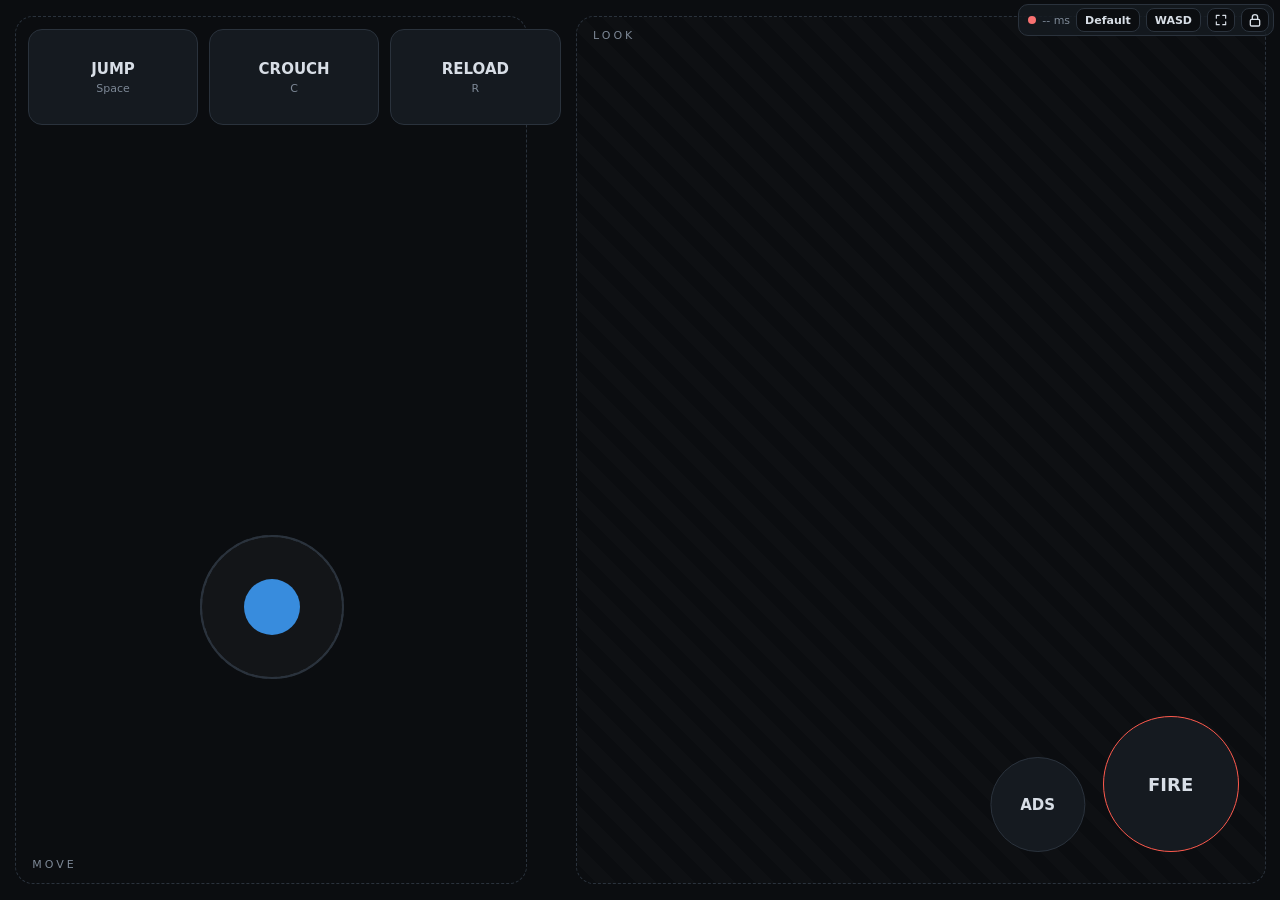
<file: web/index.html>
<!doctype html>
<html lang="en">
<head>
  <meta charset="utf-8">
  <meta name="viewport" content="width=device-width, initial-scale=1, maximum-scale=1, user-scalable=no, viewport-fit=cover">
  <meta name="apple-mobile-web-app-capable" content="yes">
  <meta name="mobile-web-app-capable" content="yes">
  <meta name="apple-mobile-web-app-status-bar-style" content="black-translucent">
  <meta name="apple-mobile-web-app-title" content="Pad">
  <meta name="theme-color" content="#0b0d10">
  <link rel="manifest" href="manifest.webmanifest">
  <link rel="icon" href="icon-192.png">
  <link rel="apple-touch-icon" href="icon-180.png">
  <link rel="stylesheet" href="style.css">
  <title>iPad Controller</title>
</head>
<body>
  <div id="hud-layer">
  <header id="topbar">
    <span id="status" class="status off" title="offline"></span>
    <span id="ping">-- ms</span>
    <span id="rate" hidden>0 ev/s</span>
    <span id="player" class="badge" hidden></span>
    <span id="kbm" class="badge kbm" hidden title="Keyboard and mouse only: controller features are off on the PC">KB/M ONLY</span>
    <button id="profile-name" class="chip" type="button" title="Hold to switch profile">Profile</button>
    <button id="mode-btn" class="chip" type="button" title="Joystick output">WASD</button>
    <button id="fs-btn" class="chip icon" type="button" title="Fullscreen" aria-label="Toggle fullscreen">
      <svg viewBox="0 0 24 24" width="14" height="14" fill="none" stroke="currentColor" stroke-width="2" stroke-linecap="round" stroke-linejoin="round" aria-hidden="true">
        <path d="M4 9V4h5M20 9V4h-5M4 15v5h5M20 15v5h-5"></path>
      </svg>
    </button>
    <button id="lock-btn" class="chip icon" type="button" title="Hold to edit layout" aria-label="Hold to edit layout">
      <svg viewBox="0 0 24 24" width="16" height="16" fill="none" stroke="currentColor" stroke-width="2" stroke-linecap="round" stroke-linejoin="round" aria-hidden="true">
        <rect x="5" y="11" width="14" height="10" rx="2"></rect>
        <path d="M8 11V8a4 4 0 0 1 8 0v3"></path>
      </svg>
    </button>
  </header>
  </div>

  <header id="editbar">
    <span class="edit-title">EDIT</span>
    <button id="done-btn" class="chip primary" type="button">DONE</button>
    <button id="profile-btn" class="chip profile" type="button" title="Profiles">Profile ▾</button>
    <button id="undo-btn" class="chip" type="button">UNDO</button>
    <button id="snap-btn" class="chip" type="button">GRID ON</button>
    <button id="add-btn" class="chip" type="button">+ ADD CONTROL</button>
    <button id="reset-btn" class="chip" type="button">RESET LAYOUT</button>
  </header>
  <div id="add-menu" hidden></div>
  <div id="profile-menu" class="popover" hidden></div>
  <div id="switcher" class="popover" hidden></div>
  <input id="import-file" type="file" accept=".json,application/json" hidden>
  <aside id="panel" hidden></aside>
  <div id="toast" role="status"></div>

  <main id="stage"></main>

  <div id="rotate">Rotate iPad to landscape</div>
  <script type="module" src="js/main.js"></script>
</body>
</html>
</file>
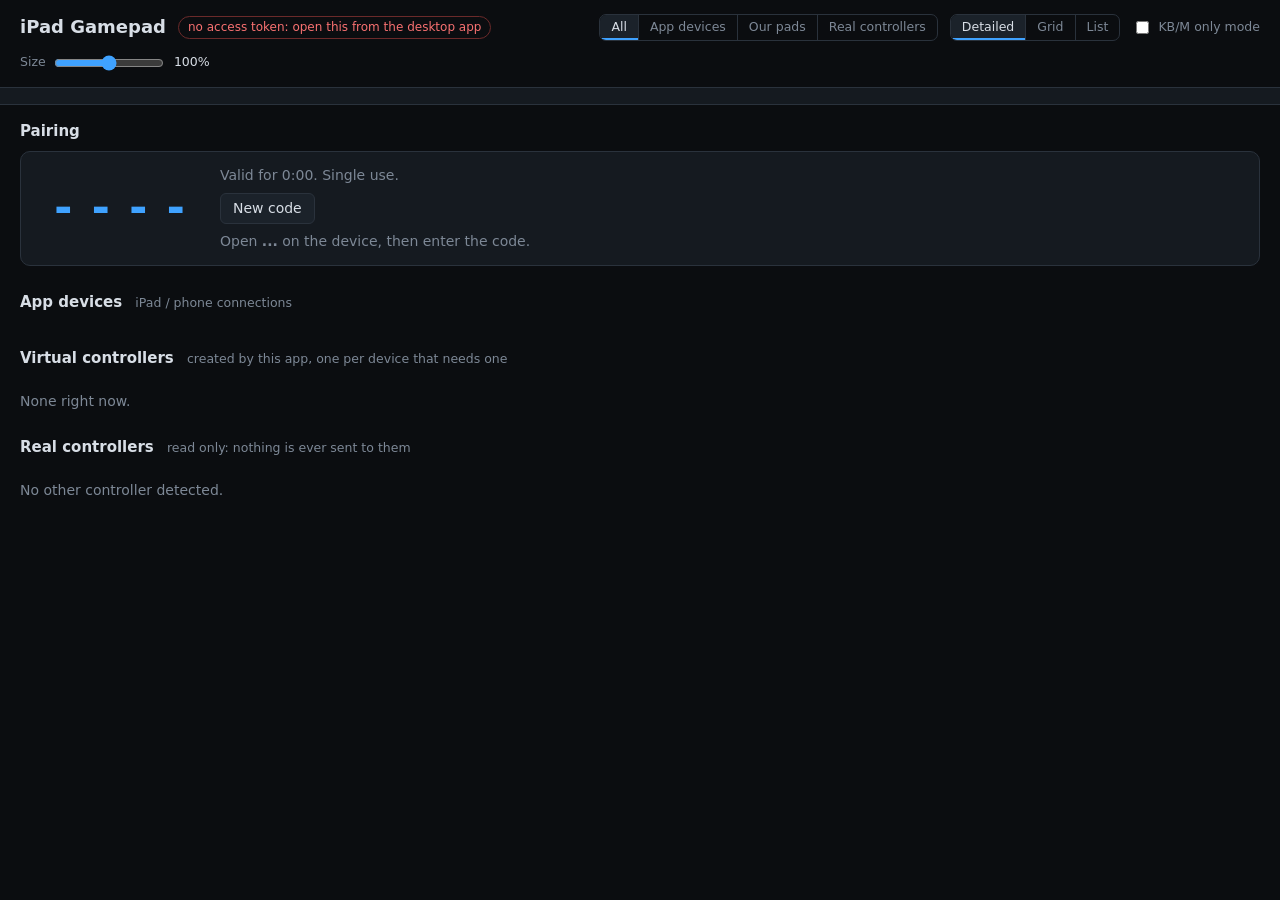
<file: web/dashboard/index.html>
<!doctype html>
<html lang="en">
<head>
<meta charset="utf-8">
<meta name="viewport" content="width=device-width, initial-scale=1">
<title>iPad Gamepad</title>
<link rel="icon" href="../icon-192.png">
<link rel="stylesheet" href="dash.css">
</head>
<body>
<header>
  <h1>iPad Gamepad</h1>
  <span id="link" class="pill off">connecting</span>
  <span id="dry" class="pill warn" hidden>dry run: input is logged, not injected</span>
  <span id="kbmbadge" class="pill kbm" hidden title="No virtual controllers: keyboard and mouse only">KB/M ONLY</span>
  <span class="spacer"></span>
  <div class="seg" id="filters" role="group" aria-label="Show">
    <button data-v="all">All</button><button data-v="devices">App devices</button><button data-v="pads">Our pads</button><button data-v="real">Real controllers</button>
  </div>
  <div class="seg" id="views" role="group" aria-label="View">
    <button data-v="detailed">Detailed</button><button data-v="grid">Grid</button><button data-v="list">List</button>
  </div>
  <label class="toggle" id="kbmtoggle" title="Keyboard and mouse only: never loads the virtual controller driver client. Applies after a restart."><input id="kbm" type="checkbox"> KB/M only mode</label>
  <label class="size" title="Scale cards and diagrams">Size <input id="size" type="range" min="50" max="150" step="5" value="100"><span id="sizev">100%</span></label>
</header>
<div id="kbmbar" class="kbmbar" hidden><span id="kbmtext"></span><button id="restart">Restart</button></div>
<div id="summary" class="summary"><span id="sumtext"></span><span id="sumnote"></span></div>

<main>
  <section id="admin" data-kind="admin">
    <h2>Pairing</h2>
    <div class="pair">
      <div id="code" class="code" title="Enter this on the new device">----</div>
      <div class="pair-side">
        <div id="codeinfo" class="dim">No code is active.</div>
        <button id="newcode">New code</button>
        <div class="dim">Open <b id="url">...</b> on the device, then enter the code.</div>
      </div>
    </div>
  </section>

  <section id="sec-devices">
    <h2>App devices <small>iPad / phone connections</small></h2>
    <div id="devices" class="cards"></div>
    <p id="nodevices" class="dim" hidden>No device is paired yet. Open the address above on a device and enter the code.</p>
  </section>

  <section id="sec-pads">
    <h2>Virtual controllers <small>created by this app, one per device that needs one</small></h2>
    <div id="pads" class="cards"></div>
    <p id="nopads" class="dim">None right now.</p>
  </section>

  <section id="sec-real">
    <h2>Real controllers <small>read only: nothing is ever sent to them</small></h2>
    <div id="real" class="cards"></div>
    <p id="noreal" class="dim">No other controller detected.</p>
    <p id="sdlerr" class="dim" hidden></p>
  </section>
  <section id="sec-list">
    <div id="list" class="list"></div>
    <p id="nolist" class="dim" hidden>Nothing to show for this filter.</p>
  </section>
</main>
<div id="toast" class="toast"></div>
<script type="module" src="dash.js"></script>
</body>
</html>
</file>
<file: web/style.css>
:root {
  --safe-bottom: env(safe-area-inset-bottom, 0px); /* the home-indicator strip under the play area */
  --bg: #0b0d10;
  --panel: #151a20;
  --line: #2a323c;
  --text: #d8dee6;
  --dim: #7d8896;
  --accent: #3fa2ff;
  --fire: #ff5a4d;
  --warn: #fbbf24;
  --ok: #4ade80;
  --bad: #f87171;
}

* {
  box-sizing: border-box;
  touch-action: none;
  user-select: none;
  -webkit-user-select: none;
  -webkit-touch-callout: none;
  -webkit-tap-highlight-color: transparent;
}
[hidden] { display: none !important; }

html, body {
  margin: 0;
  height: 100%;
  overflow: hidden;
  overscroll-behavior: none;
  background: var(--bg);
  color: var(--text);
  font: 13px/1.2 -apple-system, system-ui, sans-serif;
}

body {
  position: fixed;
  inset: 0;
  display: flex;
  flex-direction: column;
  padding: env(safe-area-inset-top) env(safe-area-inset-right) env(safe-area-inset-bottom) env(safe-area-inset-left);
}

/* ---- Bars ---- */

/* Both bars float over the play area (which fills the whole safe-area box), so layout
   percentages are the same in play and edit mode. */

/* The status cluster floats over the play area. #hud-layer is exactly the play area's box, so the
   cluster's saved position (% of the play area) means the same as a control's. */
#hud-layer {
  position: fixed;
  top: env(safe-area-inset-top);
  right: env(safe-area-inset-right);
  bottom: env(safe-area-inset-bottom);
  left: env(safe-area-inset-left);
  z-index: 8;
  pointer-events: none;
}
#topbar {
  --min-top: 4px;
  position: absolute;
  top: var(--min-top);
  right: 6px;
  pointer-events: auto; /* the cluster takes the touch over any control beneath it */
  display: flex;
  align-items: center;
  gap: 6px;
  padding: 3px 4px 3px 9px;
  background: rgba(21, 26, 32, 0.85);
  border: 1px solid var(--line);
  border-radius: 10px;
  font: 11px/1 -apple-system, system-ui, sans-serif;
  font-variant-numeric: tabular-nums;
}
/* Moved by the user: left/top in % of the play area. */
#topbar[data-pos="custom"] {
  right: auto;
  left: calc(var(--cx) * 1%);
  top: max(calc(var(--cy) * 1%), var(--min-top));
}
/* Home Screen mode: the iOS status bar (about 24px) overlays the page, so keep the cluster below
   it. Only the cluster moves; the play area and every control stay where they are. */
html.standalone #topbar { --min-top: max(4px, calc(30px - env(safe-area-inset-top, 0px))); }
#topbar .chip { height: 24px; padding: 0 8px; font-size: 11px; }
#topbar .chip.icon { width: 28px; padding: 0; }
#profile-name { max-width: 120px; overflow: hidden; text-overflow: ellipsis; white-space: nowrap; }
#profile-name.holding, .chip.profile { border-color: var(--accent); }
#profile-btn { max-width: 190px; overflow: hidden; text-overflow: ellipsis; white-space: nowrap; }
#ping { color: var(--dim); white-space: nowrap; }
.status { width: 8px; height: 8px; border-radius: 50%; flex: none; }
.status.on { background: var(--ok); }
.status.off { background: var(--bad); }

/* Vertical: a narrow strip that can sit along a side edge. */
#topbar.vertical { flex-direction: column; align-items: stretch; gap: 6px; padding: 8px 5px; }
#topbar.vertical .status { align-self: center; }
#topbar.vertical #ping { white-space: pre; text-align: center; font-size: 10px; line-height: 1.35; }
#topbar.vertical #profile-name { max-width: 64px; }
#topbar.vertical .chip.icon { width: auto; }

/* Edit mode: the cluster is a ghost you can drag. Its buttons are inert; the bar itself is the handle. */
body.editing #hud-layer { z-index: 14; } /* above the edit bar so the ghost can be grabbed */
body.editing #topbar { cursor: move; outline: 1px dashed #56606c; }
body.editing #topbar > * { pointer-events: none; }
body.editing #topbar.sel { outline: 2px solid var(--accent); }
body.editing #topbar.overlap { box-shadow: inset 0 0 0 3px var(--warn); }

#editbar {
  position: fixed;
  top: env(safe-area-inset-top);
  left: env(safe-area-inset-left);
  right: env(safe-area-inset-right);
  height: 40px;
  z-index: 12;
  display: none;
  align-items: center;
  gap: 10px;
  padding: 0 12px;
  background: var(--panel);
  border-bottom: 1px solid var(--line);
}
body.editing #editbar { display: flex; }
.picker { display: inline-flex; gap: 6px; }
.spacer { flex: 1; }
.edit-title { font-weight: 700; letter-spacing: 2px; color: var(--warn); margin-right: 2px; }

.chip {
  appearance: none;
  position: relative;
  overflow: hidden;
  height: 28px;
  padding: 0 10px;
  border: 1px solid var(--line);
  border-radius: 8px;
  background: var(--bg);
  color: var(--text);
  font: 600 12px -apple-system, system-ui, sans-serif;
}
.chip.on { border-color: var(--accent); color: var(--accent); }
.chip.primary { background: var(--accent); border-color: var(--accent); color: #04121f; }
.chip:disabled { opacity: 0.35; }
.chip.icon { width: 34px; padding: 0; display: inline-flex; align-items: center; justify-content: center; }
.chip.icon::after {
  content: "";
  position: absolute;
  left: 0; bottom: 0;
  height: 3px; width: 100%;
  background: var(--warn);
  transform: scaleX(0);
  transform-origin: left;
}
.chip.icon.holding::after { transform: scaleX(1); transition: transform 0.8s linear; }

#toast {
  position: fixed;
  top: 48px;
  left: 50%;
  transform: translateX(-50%);
  padding: 8px 14px;
  border-radius: 8px;
  background: var(--fire);
  color: #fff;
  font-weight: 600;
  opacity: 0;
  pointer-events: none;
  transition: opacity 0.2s;
  z-index: 20;
}
#toast.show { opacity: 1; }

/* ---- Stage and controls ---- */

#stage { position: relative; flex: 1; min-height: 0; }

.ctl { position: absolute; }
.ctl > * { pointer-events: none; }

.t-button, .t-fire {
  border: 1px solid var(--line);
  background: var(--panel);
  color: var(--text);
  font: 600 15px -apple-system, system-ui, sans-serif;
  display: flex;
  flex-direction: column;
  align-items: center;
  justify-content: center;
  gap: 4px;
}
.t-fire { border-color: var(--fire); font-size: 18px; }
.shape-circle { border-radius: 50%; min-width: 0; } /* size comes from height + aspect-ratio */
.ctl .lbl { max-width: 92%; overflow: hidden; text-overflow: ellipsis; white-space: nowrap; }
.t-button.compact, .t-fire.compact { font-size: 11px; gap: 0; }
.compact .bind { display: none; }
.shape-rounded { border-radius: 14px; }
.bind { color: var(--dim); font-weight: 500; font-size: 11px; }
.t-button.active, .t-fire.active { background: var(--accent); border-color: var(--accent); color: #04121f; }
.t-button.active .bind { color: #04121f; }
.t-fire.active { background: var(--fire); border-color: var(--fire); color: #fff; }
/* Toggled-on buttons: stronger than a pressed hold, with a glow and an ON tag. */
.ctl.toggled { box-shadow: 0 0 0 3px rgba(255,255,255,0.85), 0 0 18px var(--accent); }
.ctl.toggled::after {
  content: "ON";
  position: absolute;
  top: 4px; right: 8px;
  font-size: 10px; font-weight: 700; letter-spacing: 1px;
  color: #04121f;
}

.t-lookZone, .t-joystick {
  border: 1px dashed var(--line);
  border-radius: 18px;
}
.t-lookZone {
  background: repeating-linear-gradient(45deg, transparent 0 14px, rgba(255,255,255,0.015) 14px 28px);
}
.t-lookZone.active { border-color: var(--accent); }
/* Look and move zones that run to the bottom edge continue into the home-indicator strip. A
   pseudo-element draws and receives touches there, so the zone's own rect, and everything
   positioned from it (the joystick base), does not change. */
.t-lookZone.reach-bottom, .t-joystick.reach-bottom {
  border-bottom: 0;
  border-bottom-left-radius: 0;
  border-bottom-right-radius: 0;
}
.t-lookZone.reach-bottom::after, .t-joystick.reach-bottom::after {
  content: "";
  position: absolute;
  left: -1px;
  right: -1px;
  top: 100%;
  margin-top: -1px;
  height: calc(var(--safe-bottom) + 1px);
  border: 1px dashed var(--line);
  border-top: 0;
  border-radius: 0 0 18px 18px;
  background: inherit;
}
.t-lookZone.reach-bottom.active::after { border-color: var(--accent); }
.t-lookZone .lbl, .t-joystick .lbl {
  position: absolute;
  left: 16px;
  color: var(--dim);
  letter-spacing: 3px;
  font-size: 11px;
}
.t-lookZone .lbl { top: 12px; }
.t-joystick .lbl { bottom: 12px; }

/* Joystick visuals. --r and --ring are set per control. */
.joy { position: absolute; left: 50%; top: 68%; width: 0; height: 0; }
.joy > * { position: absolute; left: 0; top: 0; border-radius: 50%; transform: translate(-50%, -50%); }
.joy-base { width: calc(var(--r) * 2); height: calc(var(--r) * 2); border: 2px solid var(--line); background: rgba(255,255,255,0.03); }
.joy-ring { width: calc(var(--ring) * 2); height: calc(var(--ring) * 2); border: 2px dashed var(--line); }
.joy-knob { width: 56px; height: 56px; background: var(--accent); opacity: 0.85; }
.joy.sprint .joy-ring { border-style: solid; border-color: var(--fire); box-shadow: 0 0 14px var(--fire); }
.joy.sprint .joy-knob { background: var(--fire); }
.t-joystick[data-style="floating"] .joy:not(.touched) { opacity: 0.3; }
.joy.nosprint .joy-ring { display: none; }
/* Sprint lock: running forward and sprinting with no finger down. */
.joy-lock {
  display: none;
  top: calc(var(--r) * -1 - 22px) !important;
  padding: 3px 9px;
  border-radius: 8px !important;
  background: var(--fire);
  color: #fff;
  font: 700 11px/1 -apple-system, system-ui, sans-serif;
  letter-spacing: 1px;
}
.joy.locked .joy-lock { display: block; }
.t-joystick[data-style] .joy.locked { opacity: 1; } /* beats the faint idle look of a floating base */

/* ---- Edit mode ---- */

#stage.grid {
  background-image:
    linear-gradient(to right, rgba(255,255,255,0.05) 1px, transparent 1px),
    linear-gradient(to bottom, rgba(255,255,255,0.05) 1px, transparent 1px);
  background-size: 2% 2%;
}
#stage.editing .ctl { outline: 1px dashed #56606c; cursor: move; }
#stage.editing .ctl.sel { outline: 2px solid var(--accent); }
#stage.editing .ctl.overlap { box-shadow: inset 0 0 0 3px var(--warn); }
#stage.editing .t-joystick .joy { opacity: 0.6; }
.handle {
  position: absolute !important;
  right: -10px; bottom: -10px;
  width: 36px; height: 36px;
  border-radius: 50%;
  background: var(--accent);
  border: 3px solid var(--bg);
  pointer-events: auto !important;
  z-index: 5;
}

#add-menu {
  position: fixed;
  top: calc(44px + env(safe-area-inset-top));
  left: 280px;
  display: flex;
  flex-direction: column;
  min-width: 180px;
  background: var(--panel);
  border: 1px solid var(--line);
  border-radius: 10px;
  padding: 6px;
  z-index: 15;
}
.menu-item {
  appearance: none;
  text-align: left;
  padding: 12px 14px;
  border: 0;
  border-radius: 8px;
  background: transparent;
  color: var(--text);
  font: 600 14px -apple-system, system-ui, sans-serif;
}
.menu-item:active { background: var(--line); }
.menu-item:disabled { opacity: 0.35; }

#panel {
  position: fixed;
  top: calc(40px + env(safe-area-inset-top));
  right: env(safe-area-inset-right);
  bottom: env(safe-area-inset-bottom);
  width: 290px;
  padding: 12px 14px 20px;
  background: var(--panel);
  border-left: 1px solid var(--line);
  overflow-y: auto;
  -webkit-overflow-scrolling: touch;
  z-index: 10;
}
#panel.left { right: auto; left: env(safe-area-inset-left); border-left: 0; border-right: 1px solid var(--line); }
#panel, #panel * { touch-action: pan-y; }
#panel input[type="range"] { touch-action: pan-x; }
#panel input[type="text"] { user-select: text; -webkit-user-select: text; }
#panel h3 { margin: 0 0 10px; font-size: 14px; letter-spacing: 1px; color: var(--accent); }
.prow { margin-bottom: 12px; }
.plabel { display: block; margin-bottom: 5px; color: var(--dim); font-size: 11px; letter-spacing: 1px; text-transform: uppercase; }
#panel input[type="text"], #panel select {
  width: 100%;
  height: 34px;
  padding: 0 10px;
  border: 1px solid var(--line);
  border-radius: 8px;
  background: var(--bg);
  color: var(--text);
  font: 14px -apple-system, system-ui, sans-serif;
}
.prange { display: flex; align-items: center; gap: 8px; }
.prange input { flex: 1; }
.prange output { min-width: 5ch; text-align: right; }
.seg { display: flex; border: 1px solid var(--line); border-radius: 8px; overflow: hidden; }
.seg button {
  appearance: none;
  flex: 1;
  height: 34px;
  border: 0;
  border-right: 1px solid var(--line);
  background: var(--bg);
  color: var(--text);
  font: 600 13px -apple-system, system-ui, sans-serif;
}
.seg button:last-child { border-right: 0; }
.seg button.on { background: var(--accent); color: #04121f; }
.pactions { display: flex; gap: 10px; margin-top: 18px; }
.pbtn {
  appearance: none;
  flex: 1;
  height: 38px;
  border: 1px solid var(--line);
  border-radius: 8px;
  background: var(--bg);
  color: var(--text);
  font: 600 13px -apple-system, system-ui, sans-serif;
}
.pbtn.danger { color: var(--bad); border-color: var(--bad); }
.pbtn:disabled { opacity: 0.35; }

#rotate {
  display: none;
  position: fixed;
  inset: 0;
  align-items: center;
  justify-content: center;
  background: var(--bg);
  font-size: 20px;
  z-index: 30;
}
@media (orientation: portrait) {
  #rotate { display: flex; }
}

/* ---- Profile menus and dialogs ---- */

.popover {
  position: fixed;
  z-index: 25;
  width: 260px;
  max-height: calc(100% - 90px);
  overflow-y: auto;
  -webkit-overflow-scrolling: touch;
  padding: 6px;
  background: var(--panel);
  border: 1px solid var(--line);
  border-radius: 12px;
  box-shadow: 0 8px 30px rgba(0, 0, 0, 0.5);
}
#switcher { right: calc(env(safe-area-inset-right) + 6px); }
.popover, .popover * { touch-action: pan-y; }
.plist { display: flex; flex-direction: column; }
.pitem {
  appearance: none;
  display: flex;
  justify-content: space-between;
  align-items: center;
  gap: 10px;
  padding: 11px 12px;
  border: 0;
  border-radius: 8px;
  background: transparent;
  color: var(--text);
  font: 600 14px -apple-system, system-ui, sans-serif;
  text-align: left;
}
.pitem:active { background: var(--line); }
.pitem.active { background: rgba(63, 162, 255, 0.16); color: var(--accent); }
.pitem .pname { overflow: hidden; text-overflow: ellipsis; white-space: nowrap; }
.pitem small { color: var(--dim); font-size: 10px; letter-spacing: 1px; }
.pnote { padding: 6px 12px; color: var(--dim); font-size: 11px; letter-spacing: 1px; text-transform: uppercase; }
.pgrid { display: grid; grid-template-columns: 1fr 1fr; gap: 6px; margin-top: 6px; padding-top: 8px; border-top: 1px solid var(--line); }
.pact {
  appearance: none;
  height: 36px;
  border: 1px solid var(--line);
  border-radius: 8px;
  background: var(--bg);
  color: var(--text);
  font: 600 12px -apple-system, system-ui, sans-serif;
}
.pact.danger { color: var(--bad); border-color: var(--bad); }
.pact:disabled { opacity: 0.35; }

.dialog-backdrop {
  position: fixed;
  inset: 0;
  z-index: 50;
  display: flex;
  align-items: flex-start;
  justify-content: center;
  padding-top: 18vh;
  background: rgba(0, 0, 0, 0.6);
}
.dialog {
  width: min(380px, calc(100% - 32px));
  padding: 18px;
  background: var(--panel);
  border: 1px solid var(--line);
  border-radius: 14px;
}
.dialog h3 { margin: 0 0 12px; font-size: 15px; }
.dialog p { margin: 0 0 14px; color: var(--dim); font-size: 13px; line-height: 1.4; }
.dialog input {
  width: 100%;
  height: 40px;
  margin-bottom: 14px;
  padding: 0 12px;
  border: 1px solid var(--line);
  border-radius: 8px;
  background: var(--bg);
  color: var(--text);
  font: 16px -apple-system, system-ui, sans-serif;
  user-select: text;
  -webkit-user-select: text;
}
.dialog-actions { display: flex; gap: 10px; }
.dialog .pbtn { height: 40px; }
.dialog .pbtn.primary { background: var(--accent); border-color: var(--accent); color: #04121f; }

#fs-btn.unsupported { opacity: 0.4; }

.pnote2 { margin: 14px 0 0; color: var(--dim); font-size: 12px; line-height: 1.4; }

/* "P1".."P4": which Windows player this device is */
.badge { padding: 3px 7px; border-radius: 6px; background: var(--accent); color: #04121f; font-weight: 800; letter-spacing: 0.5px; }

/* ---- Pairing and Devices dialogs ---- */

.dialog.wide { width: min(560px, calc(100% - 32px)); max-height: 80vh; overflow-y: auto; }
.dialog, .dialog * { touch-action: pan-y; }
.flabel { display: block; margin: 4px 0 5px; color: var(--dim); font-size: 11px; letter-spacing: 1px; text-transform: uppercase; }
.dialog .codeinput { font-size: 28px; letter-spacing: 12px; text-align: center; font-variant-numeric: tabular-nums; }
.pairnote { margin: 0 0 14px; color: var(--dim); font-size: 13px; }
.pairnote.error { color: var(--bad); }
.dlist { display: flex; flex-direction: column; gap: 8px; margin-bottom: 14px; }
.drow { padding: 10px 12px; border: 1px solid var(--line); border-radius: 10px; background: var(--bg); }
.dname { display: flex; align-items: center; gap: 6px; flex-wrap: wrap; font-weight: 600; font-size: 14px; }
.dname small { color: var(--dim); font-weight: 500; }
.dbadges { display: inline-flex; align-items: center; gap: 6px; margin-left: auto; }
.rolebadge { padding: 2px 7px; border-radius: 6px; border: 1px solid var(--line); color: var(--dim); font-size: 10px; letter-spacing: 1px; }
.rolebadge.host { border-color: var(--accent); color: var(--accent); }
.dot { width: 8px; height: 8px; border-radius: 50%; }
.dot.on { background: var(--ok); }
.dot.off { background: var(--bad); }
.dactions { display: flex; gap: 6px; margin-top: 8px; flex-wrap: wrap; }
.dactions .pact { height: 32px; padding: 0 12px; }
.pitem.devices { color: var(--accent); justify-content: center; border-top: 1px solid var(--line); border-radius: 0; margin-top: 4px; }
.seg button:disabled { opacity: 0.35; }

/* KB/M only mode: the badge, and controls that need a virtual pad stay visible but inactive */
.badge.kbm { background: var(--warn); }
.ctl.kbm-off { opacity: 0.3 !important; filter: grayscale(1); }
</file>
<file: web/dashboard/dash.css>
:root {
  --bg: #0b0d10; --panel: #151a20; --panel2: #1b222a; --line: #2a323c; --text: #d8dee6; --dim: #7d8896;
  --accent: #3fa2ff; --fire: #ff5a4d; --warn: #fbbf24; --ok: #4ade80; --bad: #f87171;
}
* { box-sizing: border-box; }
[hidden] { display: none !important; }
html, body { margin: 0; background: var(--bg); color: var(--text); font: 14px/1.35 "Segoe UI", system-ui, sans-serif; }
header { display: flex; align-items: center; gap: 12px; padding: 14px 20px; border-bottom: 1px solid var(--line); position: sticky; top: 0; background: var(--bg); z-index: 5; }
h1 { font-size: 18px; margin: 0; font-weight: 600; }
h2 { font-size: 15px; margin: 0 0 10px; font-weight: 600; }
h2 small { font-weight: 400; color: var(--dim); margin-left: 8px; }
main { padding: 16px 20px 40px; max-width: 1400px; margin: 0 auto; }
section { margin-bottom: 26px; }
.dim { color: var(--dim); }
.pill { font-size: 12px; padding: 2px 9px; border-radius: 99px; border: 1px solid var(--line); }
.pill.on { color: var(--ok); border-color: #1f5d3a; }
.pill.off { color: var(--bad); border-color: #6b2a2a; }
.pill.warn { color: var(--warn); border-color: #6b5314; }
button { font: inherit; background: var(--panel2); color: var(--text); border: 1px solid var(--line); border-radius: 6px; padding: 5px 12px; cursor: pointer; }
button:hover { border-color: var(--accent); }
button.danger:hover { border-color: var(--bad); color: var(--bad); }
button:disabled { opacity: .4; cursor: default; }

.pair { display: flex; gap: 20px; align-items: center; background: var(--panel); border: 1px solid var(--line); border-radius: 10px; padding: 14px 18px; flex-wrap: wrap; }
.code { font: 600 44px/1 Consolas, monospace; letter-spacing: .25em; padding-left: .25em; color: var(--accent); }
.code.none { color: var(--dim); }
.pair-side { display: flex; flex-direction: column; gap: 8px; align-items: flex-start; }

.cards, .list { zoom: var(--scale, 1); }
.cards { display: grid; grid-template-columns: repeat(auto-fill, minmax(380px, 1fr)); gap: 14px; }
.card { background: var(--panel); border: 1px solid var(--line); border-radius: 10px; padding: 12px 14px; display: flex; flex-direction: column; gap: 10px; min-width: 0; }
.card.offline { opacity: .6; }
.card-head { display: flex; align-items: center; gap: 8px; flex-wrap: wrap; }
.card-head b { font-size: 15px; }
.tag { font-size: 11px; padding: 1px 8px; border-radius: 99px; background: var(--panel2); border: 1px solid var(--line); color: var(--dim); }
.tag.host { color: var(--accent); border-color: #1e4a73; }
.tag.on { color: var(--ok); }
.tag.grace { color: var(--warn); }
.tag.dup { color: var(--warn); border-color: #6b5314; cursor: help; }
.tag.player { color: var(--text); }
.spacer { flex: 1; }
header { flex-wrap: wrap; }
.facts { display: grid; grid-template-columns: repeat(auto-fit, minmax(110px, 1fr)); gap: 6px 12px; font-size: 12.5px; }
.facts span { color: var(--dim); display: block; font-size: 11px; }
.actions { display: flex; gap: 6px; }
.actions button { padding: 3px 10px; font-size: 12.5px; }
.pressed-line { font-size: 12px; color: var(--dim); min-height: 16px; }

svg.pad { width: 100%; max-width: 340px; align-self: center; }
svg.pad .shape { fill: var(--panel2); stroke: var(--line); stroke-width: 2; }
svg.pad .btn, svg.pad .bar-bg, svg.pad .stick-bg { fill: #10151a; stroke: var(--line); stroke-width: 1.5; }
svg.pad .btn.lit { fill: var(--accent); stroke: var(--accent); }
svg.pad .bar { fill: var(--fire); }
svg.pad .dot { fill: #5b6672; }
svg.pad .dot.lit { fill: var(--ok); }
svg.pad text { fill: var(--dim); font: 10px "Segoe UI", sans-serif; text-anchor: middle; pointer-events: none; }
svg.pad .btn.lit + text { fill: #04121f; }

.km { display: flex; gap: 14px; flex-wrap: wrap; align-items: flex-start; }
.kb { display: flex; flex-direction: column; gap: 4px; }
.kb div { display: flex; gap: 4px; }
.key { min-width: 28px; height: 26px; padding: 0 6px; display: grid; place-items: center; border: 1px solid var(--line); border-radius: 5px; background: #10151a; color: var(--dim); font-size: 11px; text-transform: uppercase; }
.key.lit { background: var(--accent); border-color: var(--accent); color: #04121f; }
.key.wide { min-width: 70px; }
.mouse { display: flex; flex-direction: column; gap: 6px; min-width: 130px; }
.mouse-btns { display: flex; gap: 4px; }
.mouse-btns .key { flex: 1; }
.meter { height: 8px; background: #10151a; border: 1px solid var(--line); border-radius: 4px; overflow: hidden; }
.meter i { display: block; height: 100%; width: 0; background: var(--accent); }
.state-line { font-size: 12px; color: var(--dim); }

.raw { display: flex; flex-direction: column; gap: 6px; }
.raw-axes { display: grid; grid-template-columns: repeat(auto-fill, minmax(90px, 1fr)); gap: 4px 8px; font-size: 11px; color: var(--dim); }
.raw-btns { display: flex; flex-wrap: wrap; gap: 3px; }
.raw-btns .key { min-width: 24px; height: 22px; padding: 0 4px; }

.toast { position: fixed; left: 50%; bottom: 20px; transform: translateX(-50%); background: var(--panel2); border: 1px solid var(--line); padding: 8px 16px; border-radius: 8px; opacity: 0; pointer-events: none; transition: opacity .2s; }
.toast.show { opacity: 1; }

/* header controls */
.seg { display: inline-flex; border: 1px solid var(--line); border-radius: 7px; overflow: hidden; }
.seg button { border: 0; border-radius: 0; background: transparent; padding: 4px 11px; font-size: 12.5px; color: var(--dim); }
.seg button + button { border-left: 1px solid var(--line); }
.seg button.on { background: var(--panel2); color: var(--text); box-shadow: inset 0 -2px 0 var(--accent); }
.size { display: inline-flex; align-items: center; gap: 6px; font-size: 12.5px; color: var(--dim); }
.size input { width: 110px; accent-color: var(--accent); }
.size span { min-width: 38px; text-align: right; color: var(--text); }

/* summary bar */
.summary { padding: 8px 20px; border-bottom: 1px solid var(--line); background: var(--panel); font-size: 13px; display: flex; gap: 14px; flex-wrap: wrap; align-items: baseline; }
.summary.full { background: #2a2208; border-color: #6b5314; color: var(--warn); }
#sumnote { font-size: 12.5px; }

/* filters */
body[data-filter="devices"] #sec-pads, body[data-filter="devices"] #sec-real,
body[data-filter="pads"] #sec-devices, body[data-filter="pads"] #sec-real,
body[data-filter="real"] #sec-devices, body[data-filter="real"] #sec-pads { display: none; }

/* grid view: smaller cards that wrap into as many columns as fit */
body[data-view="grid"] .cards { grid-template-columns: repeat(auto-fill, minmax(250px, 1fr)); gap: 10px; }
body[data-view="grid"] .card { padding: 9px 10px; gap: 7px; }
body[data-view="grid"] svg.pad { max-width: 240px; }
body[data-view="grid"] .facts { grid-template-columns: repeat(2, 1fr); font-size: 11.5px; }
body[data-view="grid"] .km { zoom: .8; }
body[data-view="grid"] .card-head b { font-size: 13.5px; }

/* list view: one row per device */
body[data-view="list"] #sec-devices, body[data-view="list"] #sec-pads, body[data-view="list"] #sec-real { display: none; }
body:not([data-view="list"]) #sec-list { display: none; }
.list { display: flex; flex-direction: column; gap: 4px; }
.row { display: grid; grid-template-columns: minmax(180px, 2.2fr) minmax(110px, 1.1fr) 70px 64px 62px minmax(160px, 3fr); gap: 10px; align-items: center; background: var(--panel); border: 1px solid var(--line); border-radius: 8px; padding: 5px 12px; min-height: 38px; }
.row.offline { opacity: .55; }
.row .r-name { display: flex; align-items: center; gap: 7px; min-width: 0; }
.row .r-name b { white-space: nowrap; overflow: hidden; text-overflow: ellipsis; }
.row .r-slot, .row .r-ping { font-size: 12.5px; color: var(--dim); }
.mini-stick { position: relative; width: 26px; height: 26px; border: 1px solid var(--line); border-radius: 50%; background: #10151a; }
.mini-stick i { position: absolute; left: 50%; top: 50%; width: 8px; height: 8px; margin: -4px 0 0 -4px; border-radius: 50%; background: #5b6672; }
.mini-stick i.lit { background: var(--ok); }
.r-sticks { display: flex; gap: 6px; }
.r-trig { display: flex; gap: 4px; }
.mini-bar { width: 26px; height: 8px; border: 1px solid var(--line); border-radius: 3px; background: #10151a; overflow: hidden; }
.mini-bar i { display: block; height: 100%; width: 0; background: var(--fire); }
.r-btns { display: flex; flex-wrap: wrap; gap: 2px; font-size: 10.5px; }
.r-btns .key { min-width: 20px; height: 18px; padding: 0 4px; border-radius: 4px; font-size: 10px; }
.r-btns .txt { color: var(--dim); font-size: 11.5px; }
@media (max-width: 760px) { .row { grid-template-columns: 1fr 1fr; } .r-btns { grid-column: 1 / -1; } }

/* KB/M only mode */
.pill.kbm { color: #04121f; background: var(--warn); border-color: var(--warn); font-weight: 700; letter-spacing: .5px; }
.toggle { display: inline-flex; align-items: center; gap: 6px; font-size: 12.5px; color: var(--dim); cursor: pointer; }
.toggle input { accent-color: var(--warn); }
.kbmbar { padding: 8px 20px; background: #2a2208; border-bottom: 1px solid #6b5314; color: var(--warn); display: flex; gap: 14px; align-items: center; font-size: 13px; }
</file>
